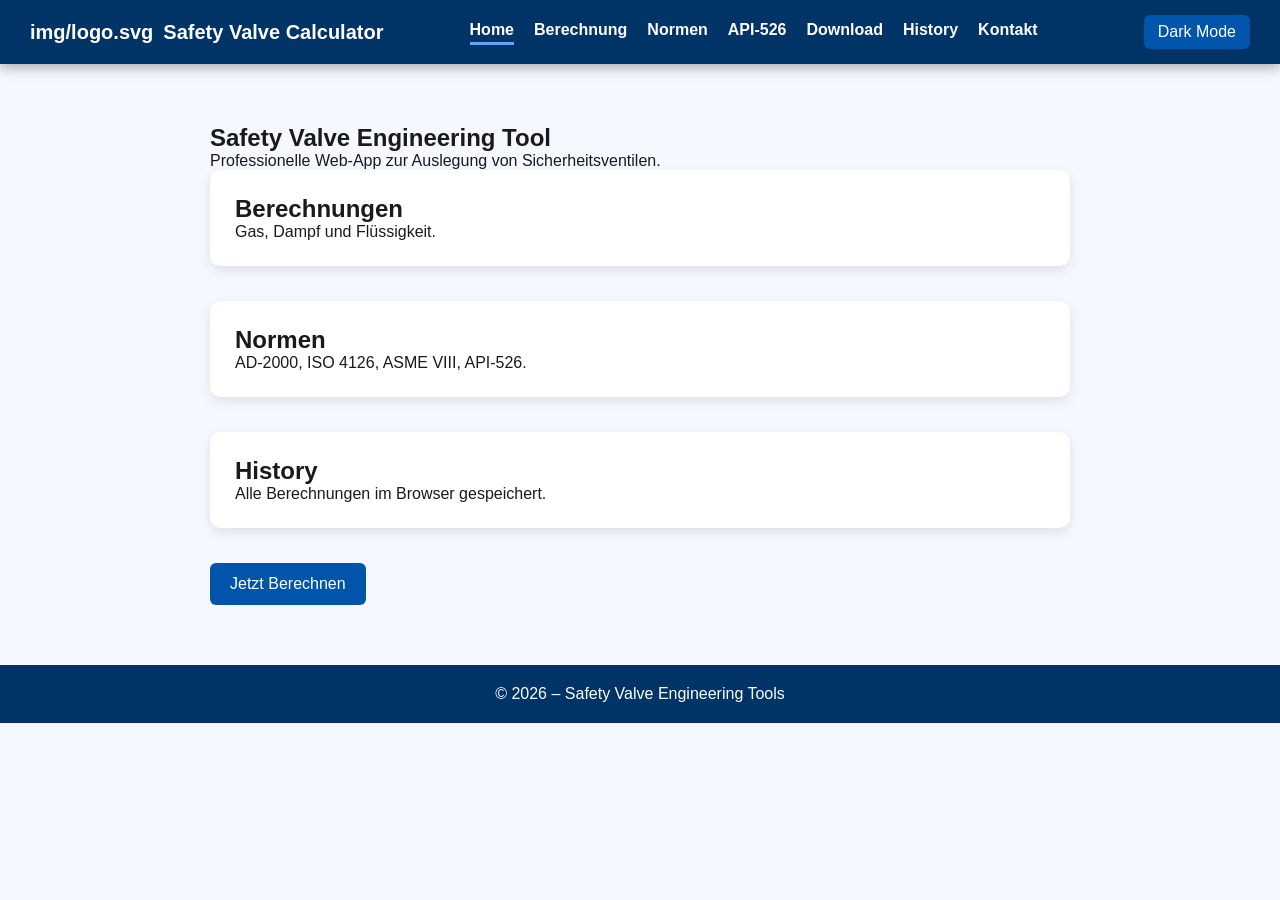
<file: index.html>
﻿<!DOCTYPE html>
<html lang="de">
<head>
  <meta charset="UTF-8" />
  <meta name="viewport" content="width=device-width, initial-scale=1.0" />
  <title>Safety Valve Calculator – Home</title>

	<!-- CSS -->
	<link rel="stylesheet" href="css/style.css">

	<!-- JavaScript -->
	<script src="js/core.js"></script>
	<script src="js/ui.js"></script>
	<script src="js/pdf.js"></script>
	<script src="js/export.js"></script>

</head>

<body>

<header>
  <nav class="navbar">
    <div class="logo">
      img/logo.svg
      <span style="margin-left:10px;">Safety Valve Calculator</span>
    </div>

    <ul class="nav-links">
      <li><a href="index.html">Home</a></li
	  <li><a href="berechnung.html">Berechnung</a></li
	  <li><a href="normen.html">Normen</a></li
	  <li><a href="api526.html">API‑526</a></li
	  <li><a href="download.html">Download</a></li
	  <li><a href="History.html">History</a></li
	  <li><a href="kontakt.html">Kontakt</a></li
    </ul>
  </nav>
</header>

<section class="content">

  <h1>Safety Valve Engineering Tool</h1>
  <p>Professionelle Web‑App zur Auslegung von Sicherheitsventilen.</p>

  <div class="info-card">
    <h2>Berechnungen</h2>
    <p>Gas, Dampf und Flüssigkeit.</p>
  </div>

  <div class="info-card">
    <h2>Normen</h2>
    <p>AD‑2000, ISO 4126, ASME VIII, API‑526.</p>
  </div>

  <div class="info-card">
    <h2>History</h2>
    <p>Alle Berechnungen im Browser gespeichert.</p>
  </div>

  <button onclick="window.location.href='berechnung.html'">Jetzt Berechnen</button>
</section>

<footer>
  <p>© 2026 – Safety Valve Engineering Tools</p>
</footer>

</body>
</html>
</file>
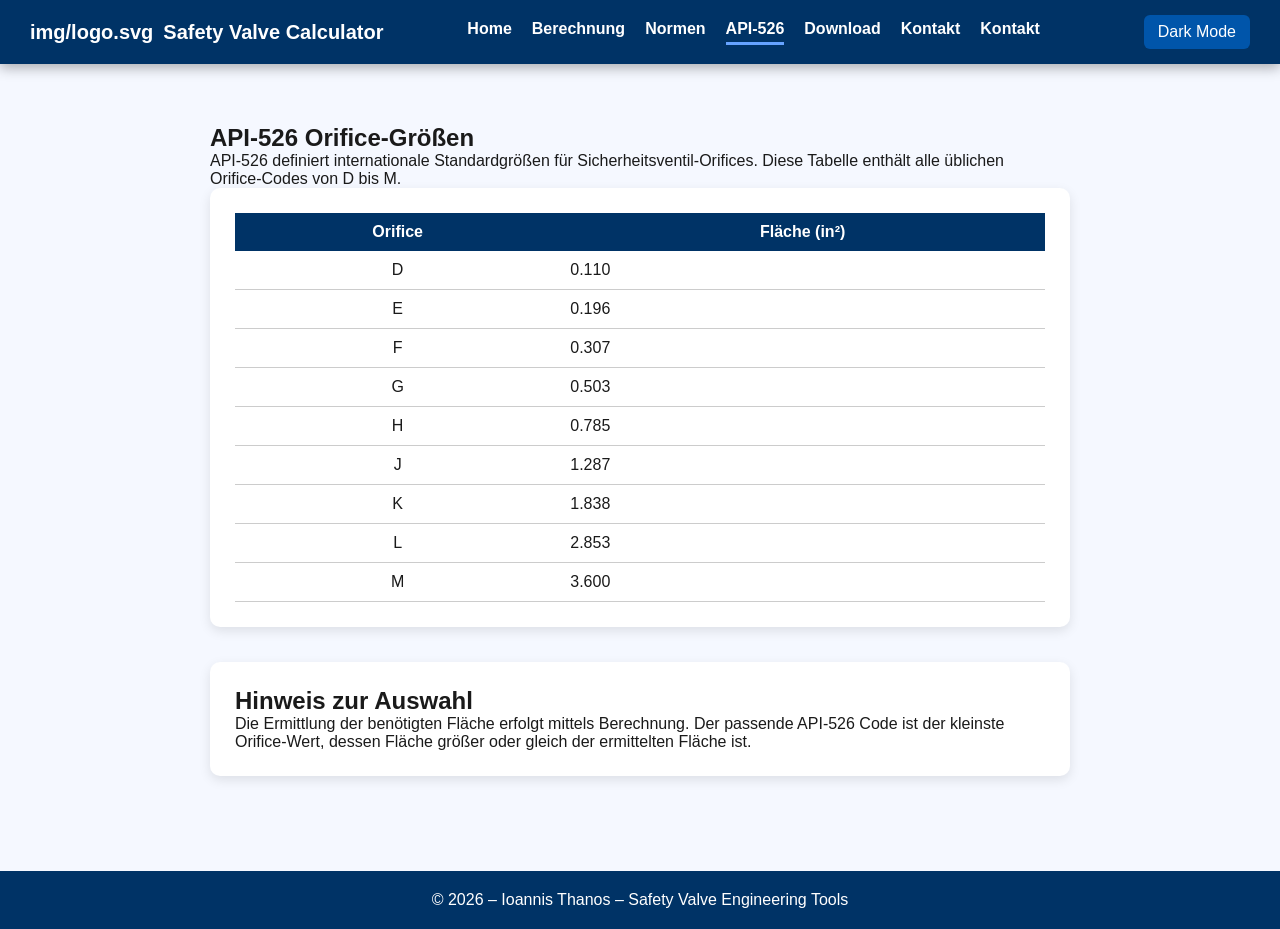
<file: api526.html>
﻿<!DOCTYPE html>
<html lang="de">
<head>
  <meta charset="UTF-8" />
  <meta name="viewport" content="width=device-width, initial-scale=1.0" />
  <title>API‑526</title>

	<!-- CSS -->
	<link rel="stylesheet" href="css/style.css">

	<!-- JavaScript -->
	<script src="js/core.js"></script>
	<script src="js/ui.js"></script>
	<script src="js/pdf.js"></script>
	<script src="js/export.js"></script>
	<script src="js/history.js"></script>

</head>

<body>

<header>
  <nav class="navbar">
    <div class="logo">
      img/logo.svg
      <span style="margin-left:10px;">Safety Valve Calculator</span>
    </div>

    <ul class="nav-links">
      <li><a href="index.html">Home</a></li
	  <li><a href="berechnung.html">Berechnung</a></li
	  <li><a href="normen.html">Normen</a></li
	  <li><a href="api526.html">API‑526</a></li
	  <li><a href="download.html">Download</a></li
	  <li><a href="history.html">Kontakt</a></li
	  <li><a href="kontakt.html">Kontakt</a></li
    </ul>
  </nav>
</header>

<section class="content">

  <h1>API‑526 Orifice‑Größen</h1>
  <p>
    API‑526 definiert internationale Standardgrößen für Sicherheitsventil‑Orifices.
    Diese Tabelle enthält alle üblichen Orifice‑Codes von D bis M.
  </p>

  <div class="table-card">
    <table>
      <thead>
        <tr>
          <th>Orifice</th>
          <th>Fläche (in²)</th>
        </tr>
      </thead>
      <tbody>
        <tr><td>D</td><td>0.110</td></tr>
        <tr><td>E</td><td>0.196</td></tr>
        <tr><td>F</td><td>0.307</td></tr>
        <tr><td>G</td><td>0.503</td></tr>
        <tr><td>H</td><td>0.785</td></tr>
        <tr><td>J</td><td>1.287</td></tr>
        <tr><td>K</td><td>1.838</td></tr>
        <tr><td>L</td><td>2.853</td></tr>
        <tr><td>M</td><td>3.600</td></tr>
      </tbody>
    </table>
  </div>

  <div class="info-card">
    <h2>Hinweis zur Auswahl</h2>
    <p>
      Die Ermittlung der benötigten Fläche erfolgt mittels Berechnung.  
      Der passende API‑526 Code ist der kleinste Orifice‑Wert, dessen Fläche
      größer oder gleich der ermittelten Fläche ist.
    </p>
  </div>

</section>

<footer>
  <p>© 2026 – Ioannis Thanos – Safety Valve Engineering Tools</p>
</footer>

</body>
</html>
</file>
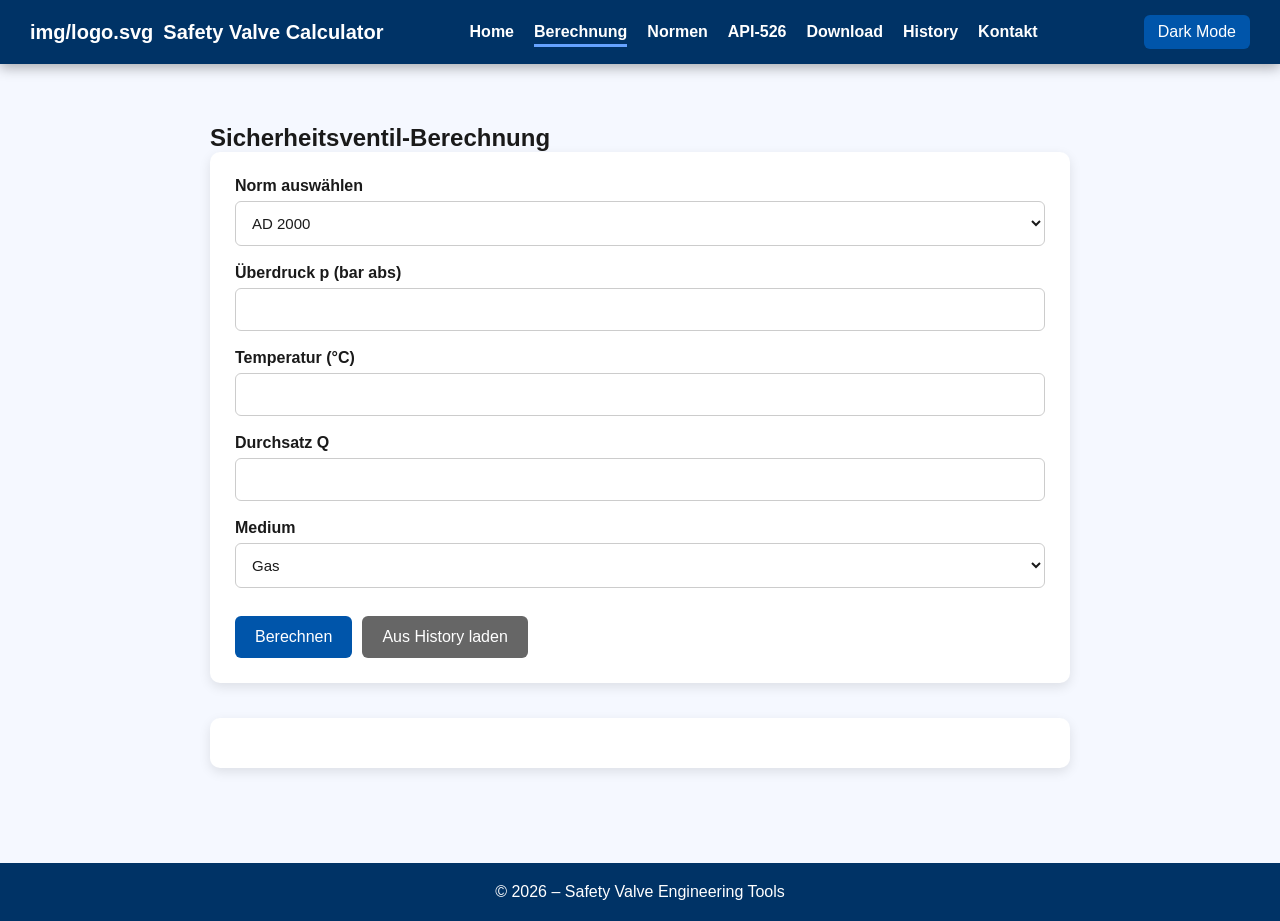
<file: berechnung.html>
﻿<!DOCTYPE html>
<html lang="de">
<head>
  <meta charset="UTF-8" />
  <meta name="viewport" content="width=device-width, initial-scale=1.0" />
  <title>Sicherheitsventil‑Berechnung</title>

	<!-- CSS -->
	<link rel="stylesheet" href="css/style.css">

	<!-- JavaScript -->
	<script src="js/core.js"></script>
	<script src="js/ui.js"></script>
	<script src="js/pdf.js"></script>
	<script src="js/export.js"></script>
	<script src="js/history.js"></script>
	
</head>

<body>

<header>
  <nav class="navbar">
    <div class="logo">
      img/logo.svg
      <span style="margin-left:10px;">Safety Valve Calculator</span>
    </div>

    <ul class="nav-links">
      <li><a href="index.html">Home</a></li>
      <li><a href="berechnung.html">Berechnung</a></li>
      <li><a href="normen.html">Normen</a></li>
      <li><a href="api526.html">API‑526</a></li>
      <li><a href="download.html">Download</a></li>
      <li><a href="History.html">History</a></li>
      <li><a href="kontakt.html">Kontakt</a></li>
    </ul>
  </nav>
</header>

<section class="content">

  <h1>Sicherheitsventil‑Berechnung</h1>

  <div class="form-card">

    <label>Norm auswählen</label>
    <select id="norm">
      <option value="ad2000">AD 2000</option>
      <option value="iso4126">ISO 4126</option>
      <option value="asme">ASME VIII</option>
      <option value="api526">API‑526</option>
    </select>

    <label>Überdruck p (bar abs)</label>
    <input type="number" id="pressure" step="0.01">

    <label>Temperatur (°C)</label>
    <input type="number" id="temperature" step="0.1">

    <label>Durchsatz Q</label>
    <input type="number" id="flow" step="0.1">

    <label>Medium</label>
    <select id="medium">
      <option value="gas">Gas</option>
      <option value="steam">Dampf</option>
      <option value="liquid">Flüssigkeit</option>
    </select>

    
	<div style="display:flex; gap:10px; margin-top:10px;">
		<button type="button" class="calc-button">Berechnen</button>

		<a href="history.html">
			<button type="button" class="secondary">Aus History laden</button>
		</a>
	</div>


  </div>

  <div id="result" class="result-card"></div>

</section>

<footer>
  <p>© 2026 – Safety Valve Engineering Tools</p>
</footer>

</body>
</html>
</file>
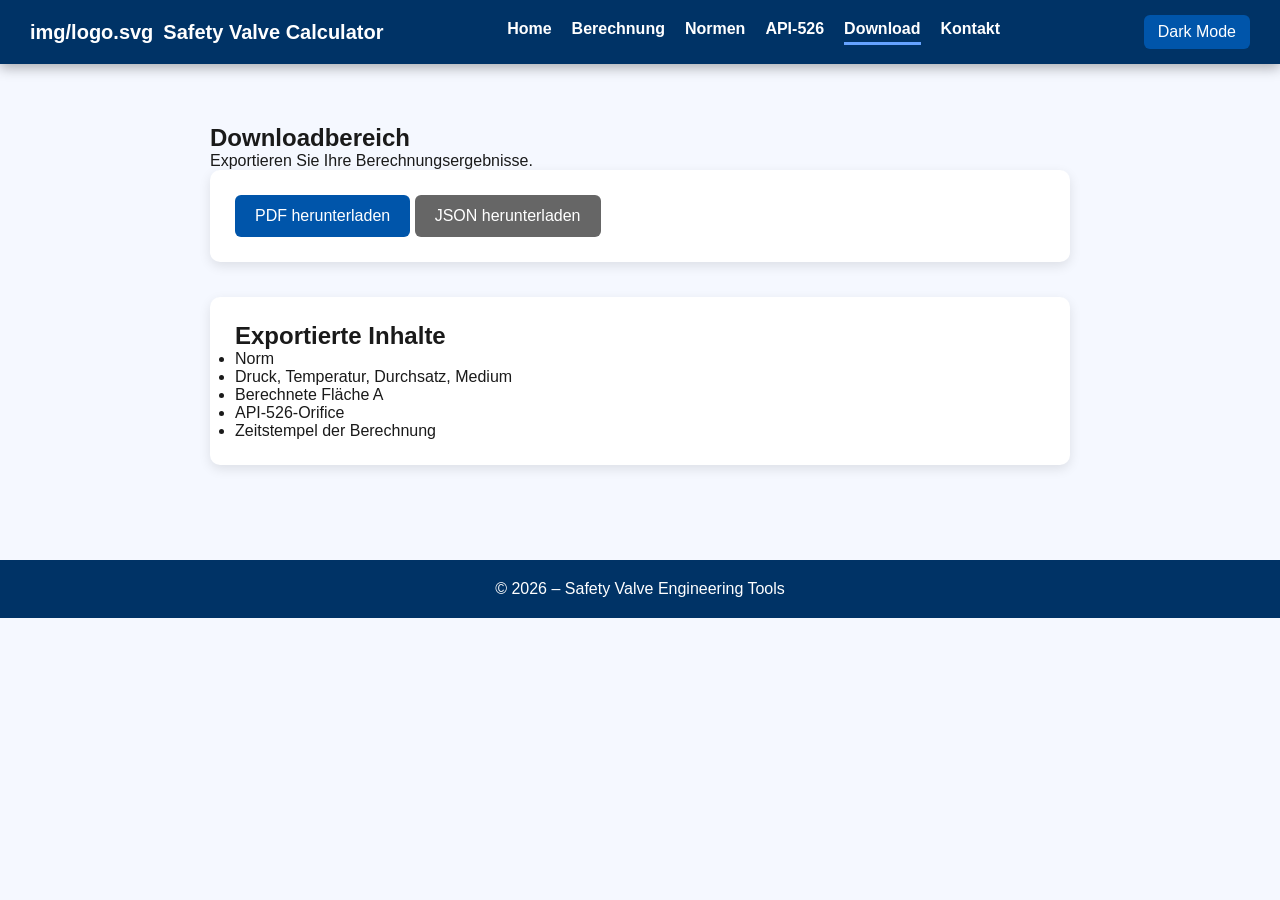
<file: download.html>
﻿<!DOCTYPE html>
<html lang="de">
<head>
  <meta charset="UTF-8" />
  <meta name="viewport" content="width=device-width, initial-scale=1.0" />
  <title>Download – Safety Valve Calculator</title>

	<!-- CSS -->
	<link rel="stylesheet" href="css/style.css">

	<!-- JavaScript -->
	<script src="js/core.js"></script>
	<script src="js/ui.js"></script>
	<script src="js/pdf.js"></script>
	<script src="js/export.js"></script>
	<script src="js/history.js"></script>

</head>

<body>

<header>
  <nav class="navbar">
    <div class="logo">
      img/logo.svg
      <span style="margin-left:10px;">Safety Valve Calculator</span>
    </div>

    <ul class="nav-links">
      <li><a href="index.html">Home</a></li
	  <li><a href="berechnung.html">Berechnung</a></li
	  <li><a href="normen.html">Normen</a></li
	  <li><a href="api526.html">API‑526</a></li
	  <li><a href="download.html">Download</a></li
	  <li><a href="kontakt.html">Kontakt</a></li
    </ul>
  </nav>
</header>

<section class="content">

  <h1>Downloadbereich</h1>
  <p>Exportieren Sie Ihre Berechnungsergebnisse.</p>

  <div class="download-card">
    <button onclick="downloadPDF()">PDF herunterladen</button>
    <button class="secondary" onclick="downloadJSON()">JSON herunterladen</button>
  </div>

  <div class="info-card">
    <h2>Exportierte Inhalte</h2>
    <ul>
      <li>Norm</li>
      <li>Druck, Temperatur, Durchsatz, Medium</li>
      <li>Berechnete Fläche A</li>
      <li>API‑526‑Orifice</li>
      <li>Zeitstempel der Berechnung</li>
    </ul>
  </div>

</section>

<footer>
  <p>© 2026 – Safety Valve Engineering Tools</p>
</footer>

</body>
</html>
</file>
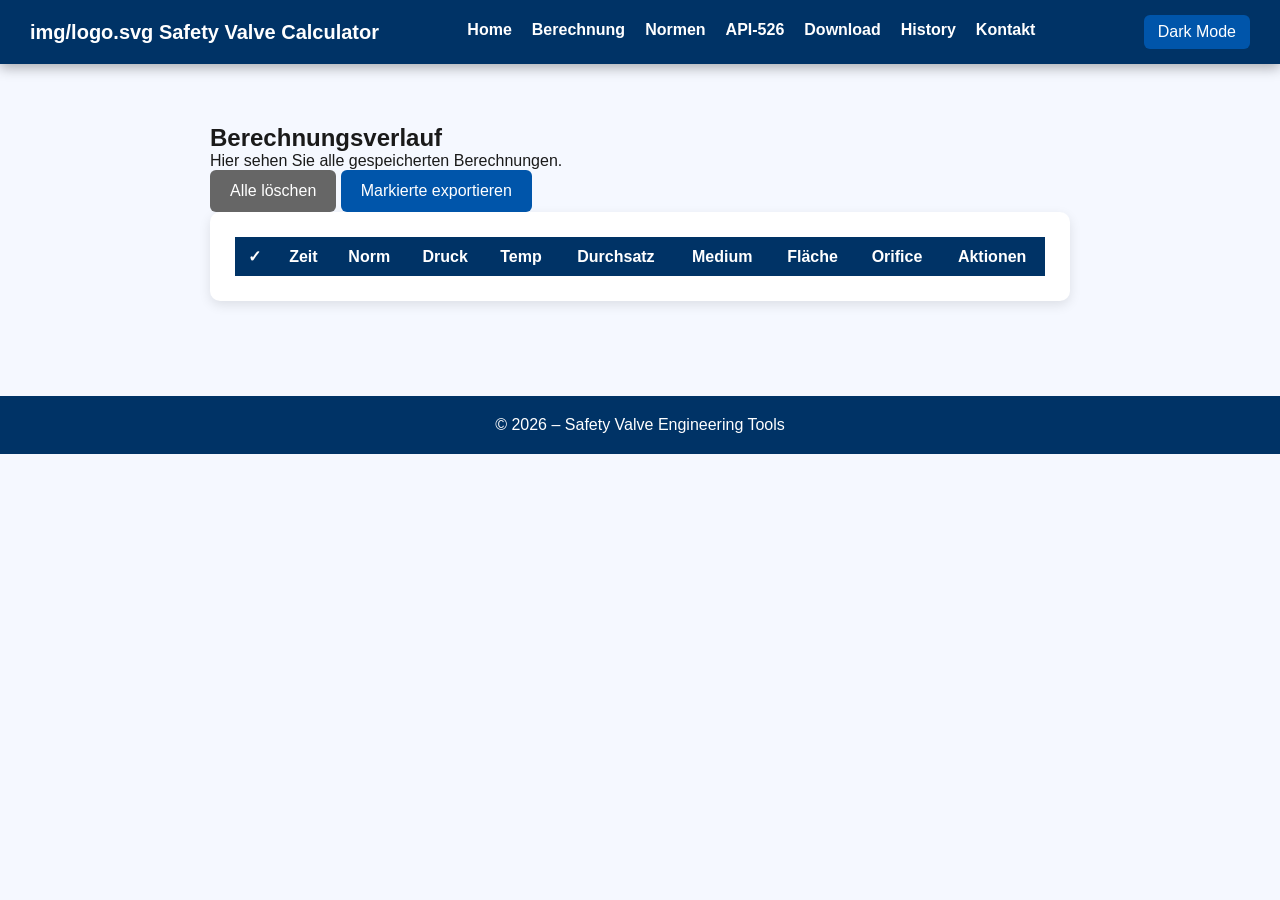
<file: history.html>
﻿<!DOCTYPE html>
<html lang="de">
<head>
  <meta charset="UTF-8" />
  <meta name="viewport" content="width=device-width, initial-scale=1.0" />
  <title>Berechnungsverlauf</title>

 <!-- CSS -->
	<link rel="stylesheet" href="css/style.css">

	<!-- JavaScript -->
	<script src="js/core.js"></script>
	<script src="js/ui.js"></script>
	<script src="js/pdf.js"></script>
	<script src="js/export.js"></script>
	<script src="js/history.js"></script>
</head>

<body>

<header>
  <nav class="navbar">
    <div class="logo">
      img/logo.svg
      Safety Valve Calculator
    </div>

    <ul class="nav-links">
      <li><a href="index.html">Home</a></li
	  <li><a href="berechnung.html">Berechnung</a></li
	  <li><a href="normen.html">Normen</a></li
	  <li><a href="api526.html">API‑526</a></li
	  <li><a href="download.html">Download</a></li
	  <li><a href="History.html">History</a></li
	  <li><a href="kontakt.html">Kontakt</a></li
    </ul>
  </nav>
</header>

<section class="content">

  <h1>Berechnungsverlauf</h1>
  <p>Hier sehen Sie alle gespeicherten Berechnungen.</p>

  <button onclick="deleteAllHistory()" class="secondary">Alle löschen</button>
  <button onclick="exportSelected()" class="download-btn">Markierte exportieren</button>

  <div class="table-card">
    <table id="history-table">
      <thead>
        <tr>
          <th>✓</th>
          <th>Zeit</th>
          <th>Norm</th>
          <th>Druck</th>
          <th>Temp</th>
          <th>Durchsatz</th>
          <th>Medium</th>
          <th>Fläche</th>
          <th>Orifice</th>
          <th>Aktionen</th>
        </tr>
      </thead>
      <tbody></tbody>
    </table>
  </div>

</section>

<footer>
  <p>© 2026 – Safety Valve Engineering Tools</p>
</footer>

</body>
</html>
</file>
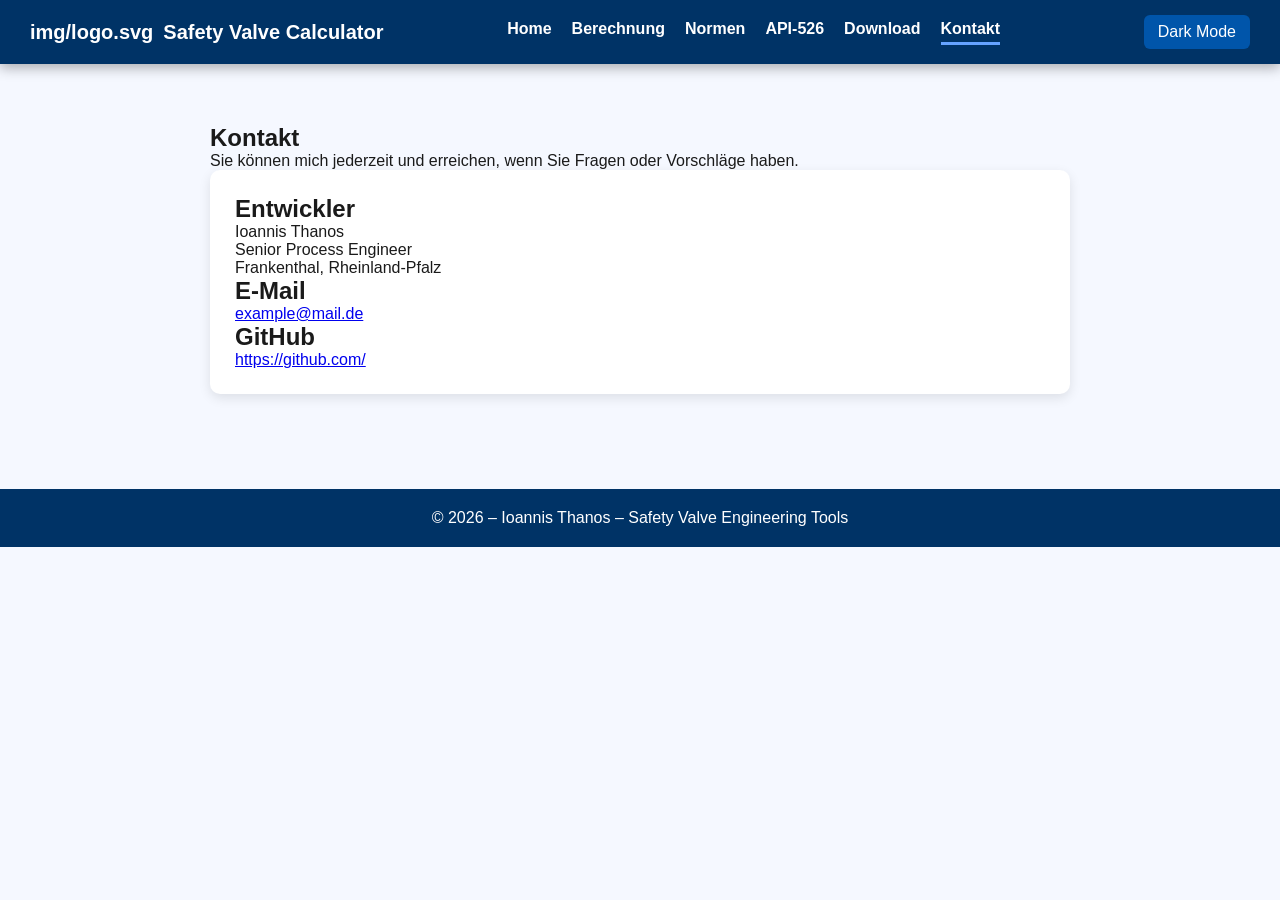
<file: kontakt.html>
﻿<!DOCTYPE html>
<html lang="de">
<head>
  <meta charset="UTF-8" />
  <meta name="viewport" content="width=device-width, initial-scale=1.0" />
  <title>Safety Valve Calculator – Home</title>

	<!-- CSS -->
	<link rel="stylesheet" href="css/style.css">

	<!-- JavaScript -->
	<script src="js/core.js"></script>
	<script src="js/ui.js"></script>
	<script src="js/export.js"></script>

</head>

<body>

<header>
  <nav class="navbar">
    <div class="logo">
      img/logo.svg
      <span style="margin-left:10px;">Safety Valve Calculator</span>
    </div>

    <ul class="nav-links">
      <li><a href="index.html">Home</a></li
	  <li><a href="berechnung.html">Berechnung</a></li
	  <li><a href="normen.html">Normen</a></li
	  <li><a href="api526.html">API‑526</a></li
	  <li><a href="download.html">Download</a></li
	  <li><a href="kontakt.html">Kontakt</a></li
    </ul>
  </nav>
</header>

<section class="content">

  <h1>Kontakt</h1>
  <p>Sie können mich jederzeit und erreichen, wenn Sie Fragen oder Vorschläge haben.</p>

  <div class="contact-card">

    <h2>Entwickler</h2>
    <p>
      Ioannis Thanos<br>
      Senior Process Engineer<br>
      Frankenthal, Rheinland‑Pfalz
    </p>

    <h2>E-Mail</h2>
    <p>
      <a href="mailto:example@mail.de">example@mail.de</a>
    </p>

    <h2>GitHub</h2>
    <p>
      <a href="https://github.com/" target="_blank">https://github.com/</a>
    </p>

  </div>

</section>

<footer>
  <p>© 2026 – Ioannis Thanos – Safety Valve Engineering Tools</p>
</footer>

</body>
</html>
</file>
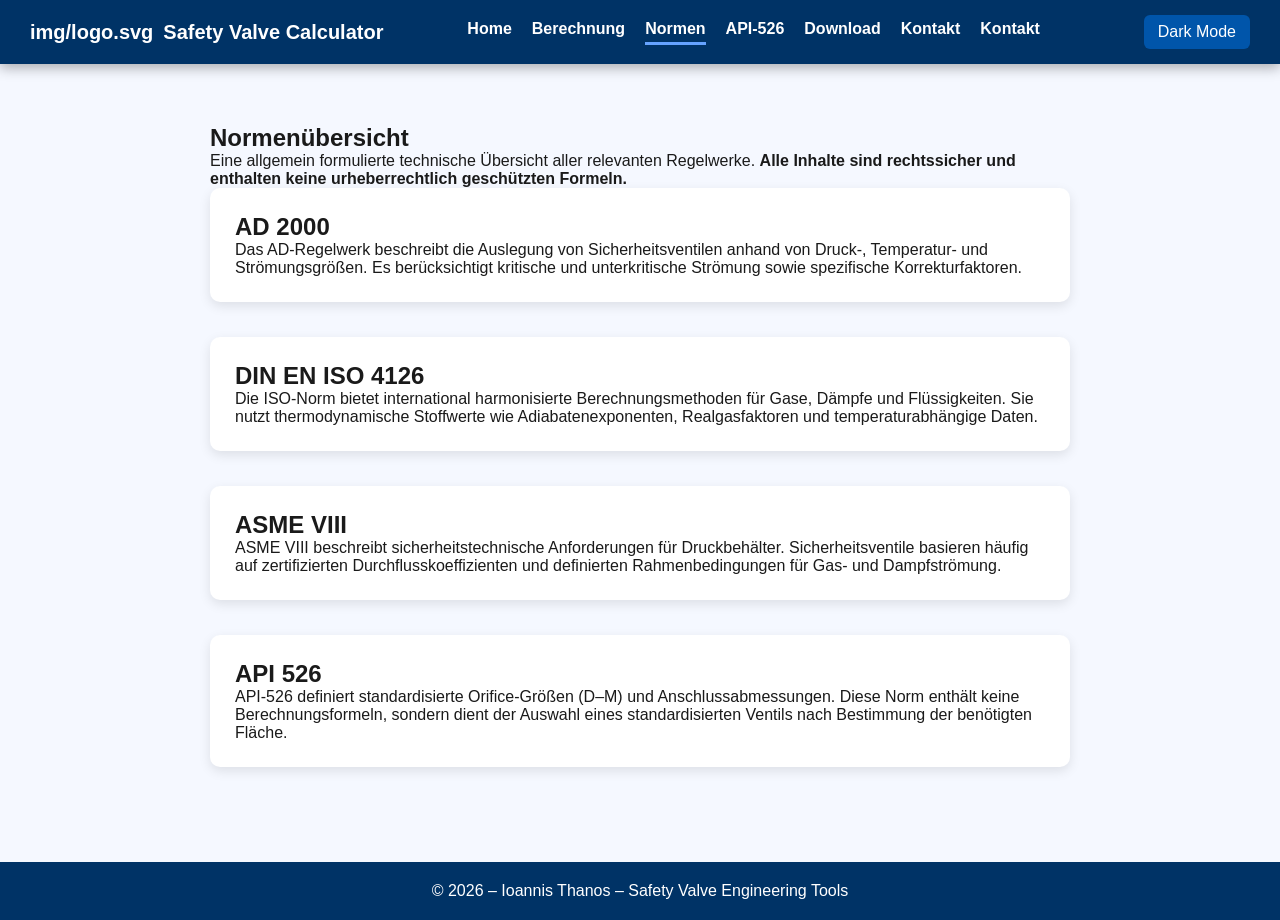
<file: normen.html>
﻿<!DOCTYPE html>
<html lang="de">
<head>
  <meta charset="UTF-8" />
  <meta name="viewport" content="width=device-width, initial-scale=1.0" />
  <title>Normenübersicht</title>

	<!-- CSS -->
	<link rel="stylesheet" href="css/style.css">

	<!-- JavaScript -->
	<script src="js/core.js"></script>
	<script src="js/ui.js"></script>
	<script src="js/pdf.js"></script>
	<script src="js/export.js"></script>
	<script src="js/history.js"></script>

</head>

<body>

<header>
  <nav class="navbar">
    <div class="logo">
      img/logo.svg
      <span style="margin-left:10px;">Safety Valve Calculator</span>
    </div>

    <ul class="nav-links">
      <li><a href="index.html">Home</a></li
	  <li><a href="berechnung.html">Berechnung</a></li
	  <li><a href="normen.html">Normen</a></li
	  <li><a href="api526.html">API‑526</a></li
	  <li><a href="download.html">Download</a></li
	  <li><a href="history.html">Kontakt</a></li
	  <li><a href="kontakt.html">Kontakt</a></li
    </ul>
  </nav>
</header>

<section class="content">

  <h1>Normenübersicht</h1>
  <p>Eine allgemein formulierte technische Übersicht aller relevanten Regelwerke.  
     <b>Alle Inhalte sind rechtssicher und enthalten keine urheberrechtlich geschützten Formeln.</b></p>

  <div class="info-card">
    <h2>AD 2000</h2>
    <p>
      Das AD‑Regelwerk beschreibt die Auslegung von Sicherheitsventilen anhand
      von Druck‑, Temperatur‑ und Strömungsgrößen. Es berücksichtigt kritische 
      und unterkritische Strömung sowie spezifische Korrekturfaktoren.
    </p>
  </div>

  <div class="info-card">
    <h2>DIN EN ISO 4126</h2>
    <p>
      Die ISO‑Norm bietet international harmonisierte Berechnungsmethoden für 
      Gase, Dämpfe und Flüssigkeiten. Sie nutzt thermodynamische Stoffwerte 
      wie Adiabatenexponenten, Realgasfaktoren und temperaturabhängige Daten.
    </p>
  </div>

  <div class="info-card">
    <h2>ASME VIII</h2>
    <p>
      ASME VIII beschreibt sicherheitstechnische Anforderungen für Druckbehälter.
      Sicherheitsventile basieren häufig auf zertifizierten Durchflusskoeffizienten
      und definierten Rahmenbedingungen für Gas‑ und Dampfströmung.
    </p>
  </div>

  <div class="info-card">
    <h2>API 526</h2>
    <p>
      API‑526 definiert standardisierte Orifice‑Größen (D–M) und Anschlussabmessungen.
      Diese Norm enthält keine Berechnungsformeln, sondern dient der Auswahl eines
      standardisierten Ventils nach Bestimmung der benötigten Fläche.
    </p>
  </div>

</section>

<footer>
  <p>© 2026 – Ioannis Thanos – Safety Valve Engineering Tools</p>
</footer>

</body>
</html>
</file>
<file: css/style.css>
﻿/* -----------------------------------------------------
   SAFETY VALVE CALCULATOR - VERSION 2.0.1 (FINAL)
   Engineering UI – Dark/Light Mode – Fully Responsive
------------------------------------------------------ */

/* ==============================
   BASE RESET & GLOBAL SETTINGS
============================== */
* {
  margin: 0;
  padding: 0;
  box-sizing: border-box;
}

body {
  font-family: Arial, sans-serif;
  background: var(--bg);
  color: var(--text);
  transition: 0.3s ease;
}

/* ==============================
   LIGHT MODE COLORS
============================== */
:root {
  --bg: #f5f8ff;
  --card-bg: #ffffff;
  --text: #1a1a1a;
  --nav-bg: #003366;
  --nav-text: #ffffff;
  --nav-active: #66a3ff;
  --btn-bg: #0055aa;
  --btn-bg-hover: #003f7f;
  --btn-secondary: #666;
  --table-header: #003366;
  --border: #cccccc;
}

/* ==============================
   DARK MODE COLORS
============================== */
.dark-mode {
  --bg: #1b1e24;
  --card-bg: #2a2f39;
  --text: #e6e6e6;
  --nav-bg: #0d1b2a;
  --nav-text: #ffffff;
  --nav-active: #4ea8de;
  --btn-bg: #1b263b;
  --btn-bg-hover: #415a77;
  --btn-secondary: #777;
  --border: #555;
}

/* ==============================
   NAVBAR
============================== */
.navbar {
  background: var(--nav-bg);
  color: var(--nav-text);
  padding: 15px 30px;
  display: flex;
  justify-content: space-between;
  align-items: center;
  box-shadow: 0 4px 12px rgba(0,0,0,0.3);
}

.navbar .logo {
  display: flex;
  align-items: center;
  font-size: 20px;
  font-weight: bold;
}

.nav-links {
  list-style: none;
  display: flex;
  gap: 20px;
}

.nav-links a {
  color: var(--nav-text);
  text-decoration: none;
  font-weight: bold;
  padding-bottom: 4px;
  transition: .2s;
}

.nav-links a:hover,
.nav-links a.active {
  border-bottom: 3px solid var(--nav-active);
}

/* Dark mode toggle button */
.dark-toggle {
  cursor: pointer;
  padding: 8px 14px;
  border-radius: 6px;
  background: var(--btn-bg);
  color: white;
  border: none;
  margin-left: 20px;
  transition: .2s;
}

.dark-toggle:hover {
  background: var(--btn-bg-hover);
}

/* ==============================
   CONTENT AREA
============================== */
.content {
  max-width: 900px;
  margin: 40px auto;
  padding: 20px;
}

/* ==============================
   CARDS
============================== */
.form-card,
.info-card,
.table-card,
.download-card,
.contact-card,
.result-card {
  background: var(--card-bg);
  padding: 25px;
  border-radius: 10px;
  margin-bottom: 35px;
  box-shadow: 0 4px 12px rgba(0,0,0,0.1);
  transition: 0.2s;
}

.form-card:hover,
.info-card:hover,
.table-card:hover,
.contact-card:hover {
  transform: translateY(-3px);
}

/* ==============================
   INPUTS & BUTTONS
============================== */
label {
  display: block;
  font-weight: bold;
  margin-bottom: 6px;
}

input, select {
  width: 100%;
  padding: 12px;
  margin-bottom: 18px;
  border: 1px solid var(--border);
  background: var(--card-bg);
  color: var(--text);
  border-radius: 6px;
  font-size: 15px;
}

button {
  padding: 12px 20px;
  background: var(--btn-bg);
  color: white;
  border: none;
  border-radius: 6px;
  cursor: pointer;
  font-size: 16px;
  transition: .2s;
}

button:hover {
  background: var(--btn-bg-hover);
}

button.secondary {
  background: var(--btn-secondary);
}

button.secondary:hover {
  background: var(--text);
}

/* ==============================
   TABLES (API-526 + History)
============================== */
table {
  width: 100%;
  border-collapse: collapse;
  background: var(--card-bg);
}

th {
  background: var(--table-header);
  color: white;
  padding: 10px;
}

td {
  padding: 10px;
  border-bottom: 1px solid var(--border);
}

tr:hover {
  background: rgba(0,0,0,0.05);
}

/* Checkbox column */
td:first-child {
  text-align: center;
}

/* ==============================
   FOOTER
============================== */
footer {
  background: var(--nav-bg);
  padding: 20px;
  text-align: center;
  color: white;
  margin-top: 40px;
}

/* ==============================
   RESPONSIVE DESIGN
============================== */
@media (max-width: 700px) {

  .navbar {
    flex-direction: column;
    gap: 10px;
  }

  .nav-links {
    flex-direction: column;
    text-align: right;
  }

  .form-card button,
  .download-card button {
    width: 100%;
  }

  .dark-toggle {
    margin-left: 0;
  }

  table {
    font-size: 14px;
  }
}
</file>
